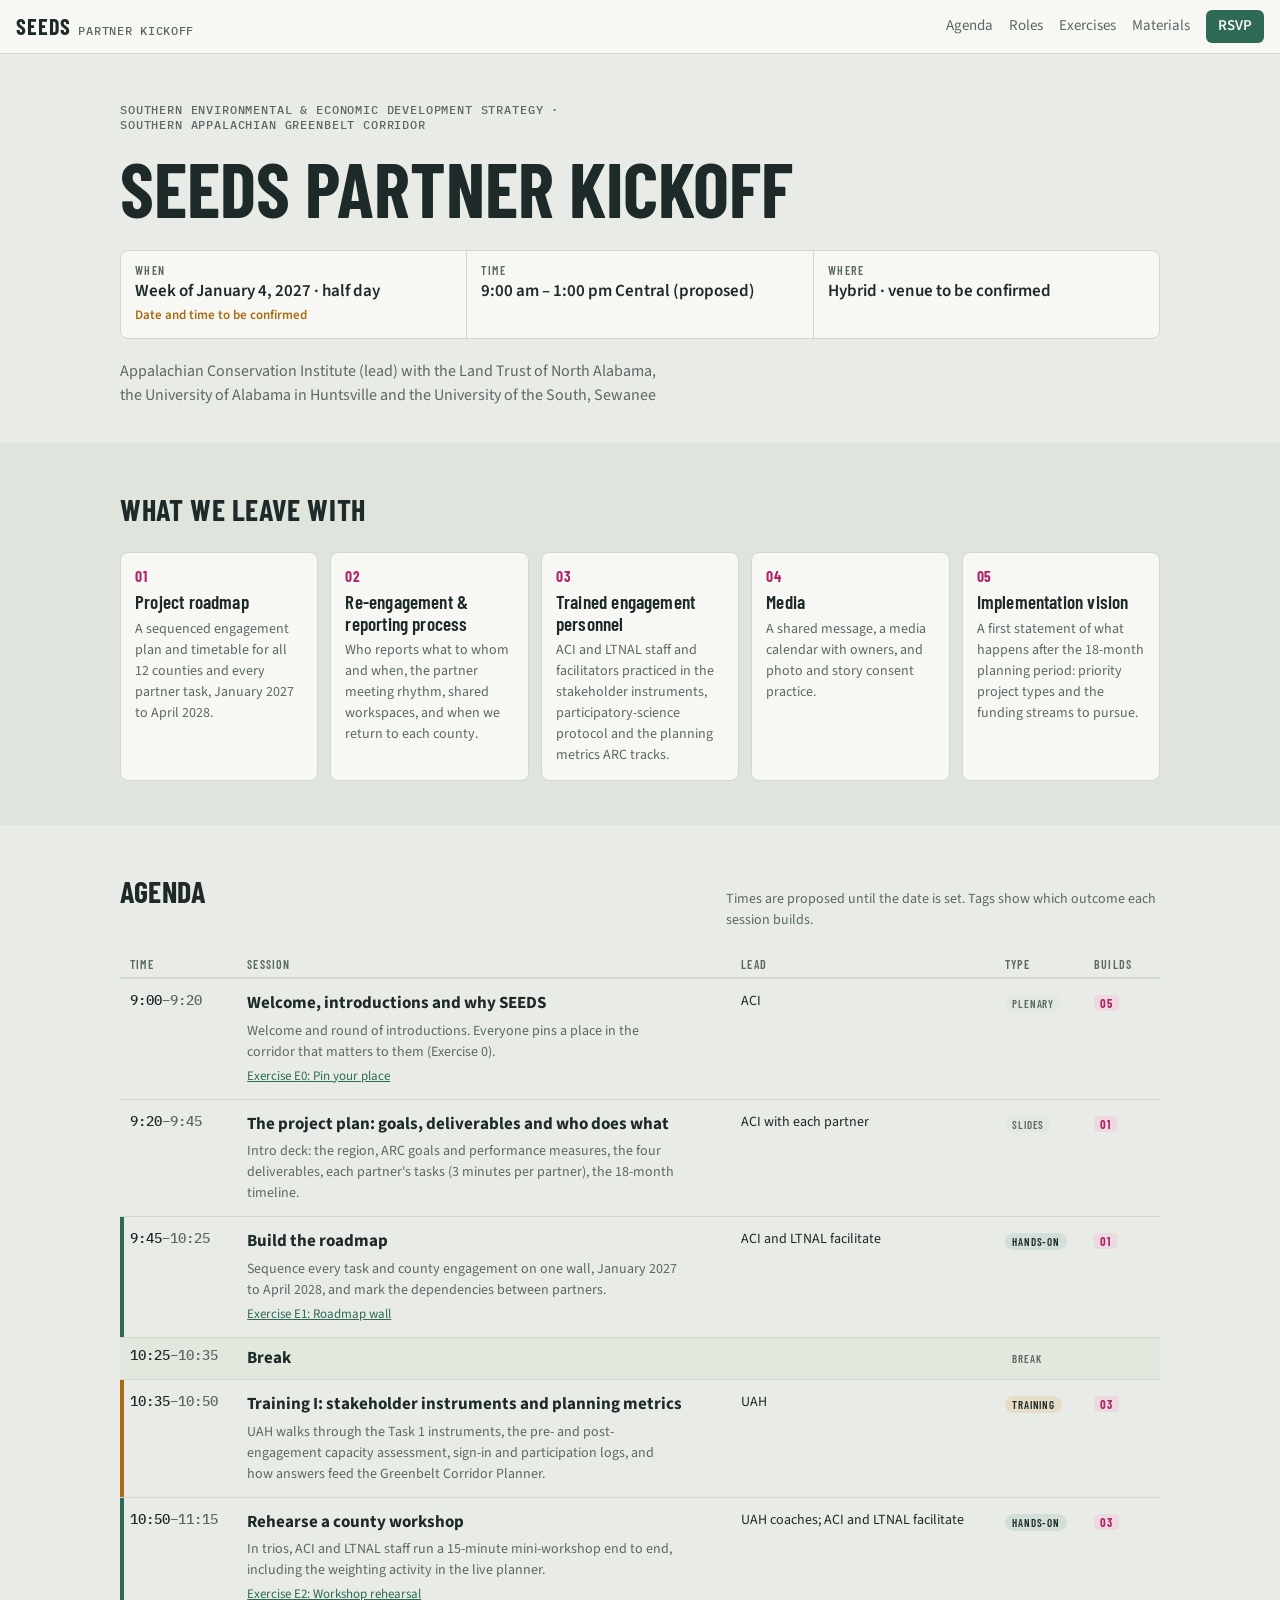
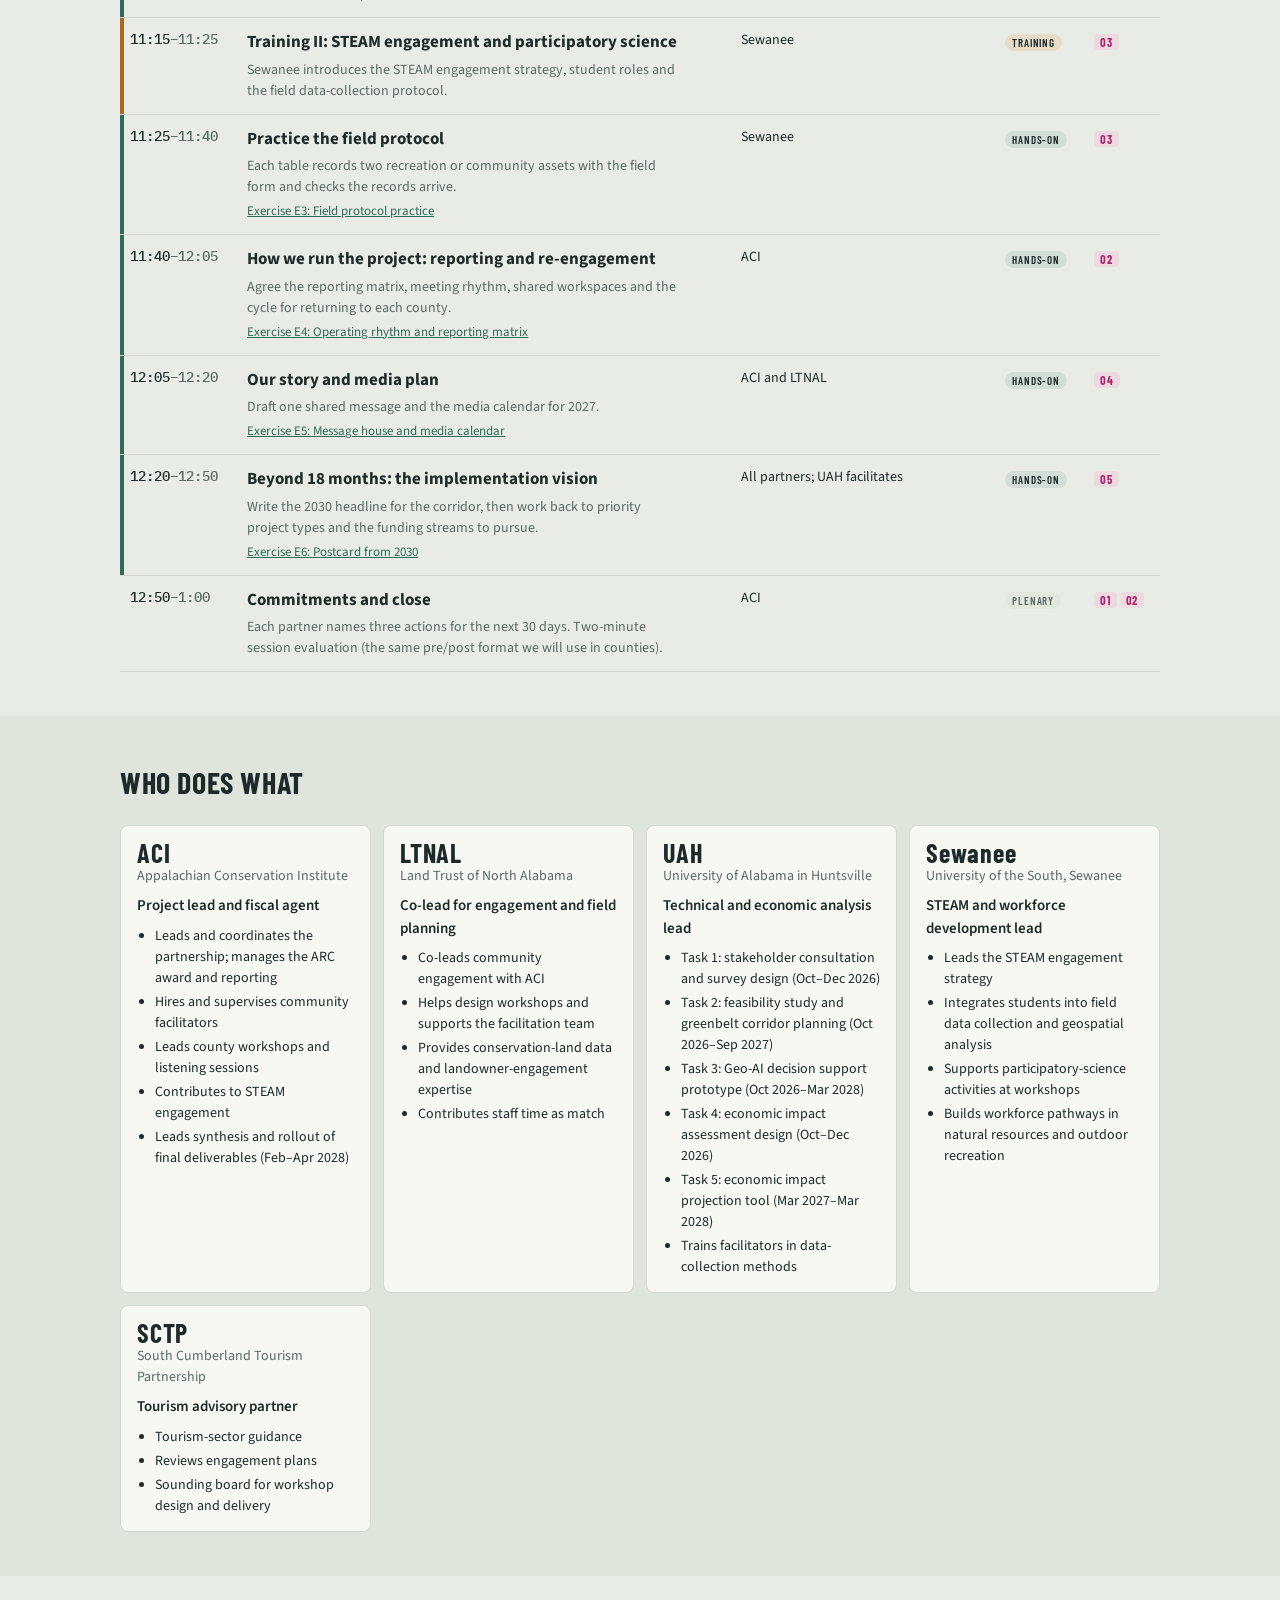
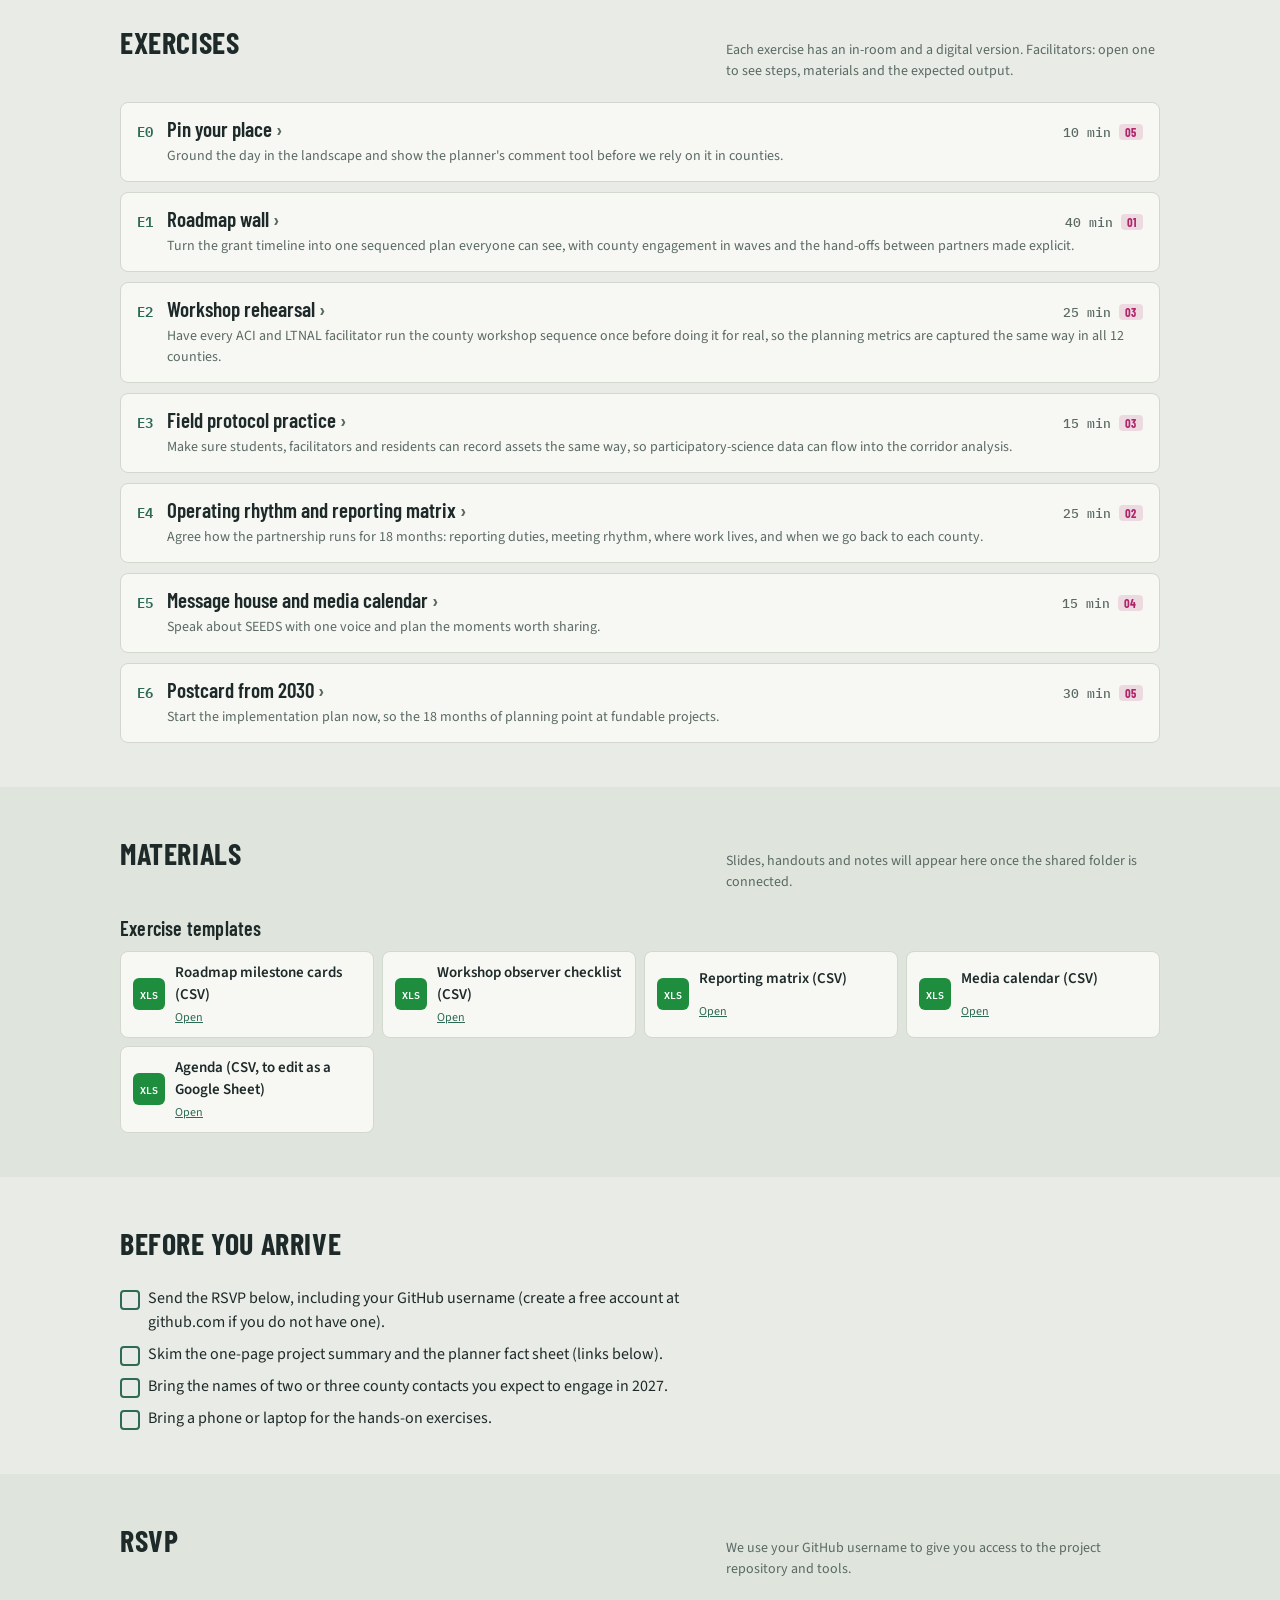
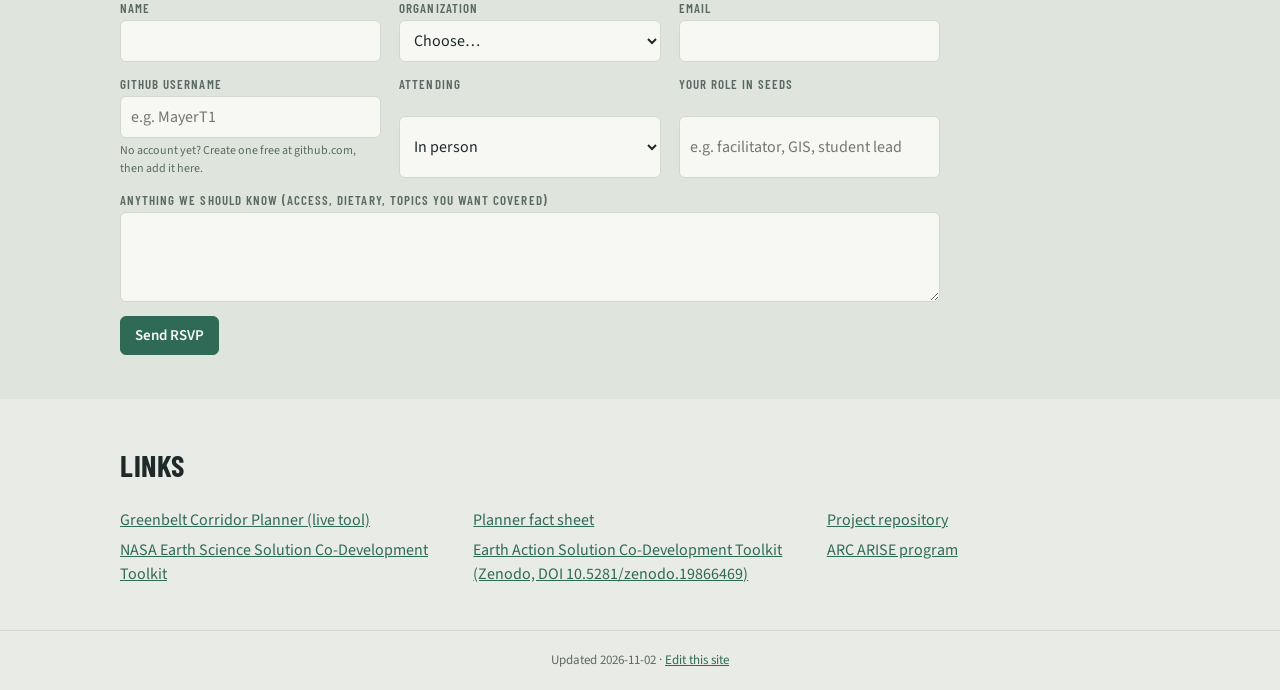
<file: Site/kickoff_site/index.html>
<!doctype html>
<html lang="en">
<head>
<meta charset="utf-8">
<meta name="viewport" content="width=device-width, initial-scale=1, viewport-fit=cover">
<title>SEEDS Partner Kickoff</title>
<meta name="description" content="Agenda, exercises, materials and RSVP for the SEEDS partner kickoff (ACI, LTNAL, UAH, Sewanee), week of January 4, 2027.">
<link rel="preconnect" href="https://fonts.googleapis.com">
<link rel="preconnect" href="https://fonts.gstatic.com" crossorigin>
<link rel="stylesheet" href="https://fonts.googleapis.com/css2?family=Barlow+Condensed:wght@500;600;700&family=IBM+Plex+Mono:wght@400;500&family=Source+Sans+3:wght@400;600&display=swap">
<link rel="stylesheet" href="kickoff.css?v=2">
</head>
<body>
<header class="top">
  <a class="brand" href="./"><b>SEEDS</b><span>Partner kickoff</span></a>
  <nav aria-label="Sections">
    <a href="#agenda">Agenda</a><a href="#roles">Roles</a><a href="#exercises">Exercises</a>
    <a href="#materials">Materials</a><a href="#rsvp" class="cta">RSVP</a>
  </nav>
</header>

<main>
  <section class="hero">
    <p class="kicker" id="ev-subtitle"></p>
    <h1 id="ev-title">SEEDS Partner Kickoff</h1>
    <dl class="facts">
      <div><dt>When</dt><dd id="ev-when"></dd><dd class="flag" id="ev-status"></dd></div>
      <div><dt>Time</dt><dd id="ev-time"></dd></div>
      <div><dt>Where</dt><dd id="ev-where"></dd><dd id="ev-join"></dd></div>
    </dl>
    <p class="hosts" id="ev-hosts"></p>
  </section>

  <section id="outcomes" class="band">
    <h2>What we leave with</h2>
    <ol class="outcomes" id="outcomes-list"></ol>
  </section>

  <section id="agenda">
    <div class="sec-head">
      <h2>Agenda</h2>
      <p class="note" id="agenda-note">Times are proposed until the date is set. Tags show which outcome each session builds.</p>
    </div>
    <div class="scroll"><table class="agenda" id="agenda-tbl"></table></div>
  </section>

  <section id="roles" class="band">
    <h2>Who does what</h2>
    <div class="roles" id="roles-grid"></div>
  </section>

  <section id="exercises">
    <div class="sec-head">
      <h2>Exercises</h2>
      <p class="note">Each exercise has an in-room and a digital version. Facilitators: open one to see steps, materials and the expected output.</p>
    </div>
    <div id="ex-list"></div>
  </section>

  <section id="materials" class="band">
    <div class="sec-head">
      <h2>Materials</h2>
      <p class="note" id="mat-note"></p>
    </div>
    <div id="mat-sections"></div>
  </section>

  <section id="prework">
    <h2>Before you arrive</h2>
    <ul class="checks" id="prework-list"></ul>
  </section>

  <section id="rsvp" class="band">
    <div class="sec-head">
      <h2>RSVP</h2>
      <p class="note">We use your GitHub username to give you access to the project repository and tools.</p>
    </div>
    <form id="rsvp-form" class="form" novalidate>
      <div class="f"><label for="r-name">Name</label><input id="r-name" name="name" required autocomplete="name"></div>
      <div class="f"><label for="r-org">Organization</label><select id="r-org" name="org" required></select></div>
      <div class="f"><label for="r-email">Email</label><input id="r-email" name="email" type="email" required autocomplete="email"></div>
      <div class="f"><label for="r-gh">GitHub username</label><input id="r-gh" name="github" placeholder="e.g. MayerT1" autocomplete="off" spellcheck="false">
        <small>No account yet? Create one free at github.com, then add it here.</small></div>
      <div class="f"><label for="r-mode">Attending</label><select id="r-mode" name="mode">
        <option>In person</option><option>Remote</option><option>Not able to attend</option></select></div>
      <div class="f"><label for="r-role">Your role in SEEDS</label><input id="r-role" name="role" placeholder="e.g. facilitator, GIS, student lead"></div>
      <div class="f wide"><label for="r-note">Anything we should know (access, dietary, topics you want covered)</label><textarea id="r-note" name="note" rows="3"></textarea></div>
      <div class="f wide row"><button class="btn primary" type="submit">Send RSVP</button><span id="rsvp-msg" class="msg" role="status"></span></div>
      <div class="f wide" id="rsvp-fallback" hidden></div>
    </form>
  </section>

  <section id="links">
    <h2>Links</h2>
    <ul class="links" id="links-list"></ul>
  </section>
</main>

<footer class="foot"><span id="foot-updated"></span> · <a href="https://github.com/MayerT1/ARC_ARISE_SEEDS/tree/main/Site/kickoff_site">Edit this site</a></footer>

<dialog id="viewer" aria-label="File preview">
  <div class="vbar"><b id="viewer-title"></b><a id="viewer-open" target="_blank" rel="noopener">Open in new tab</a><button class="btn" id="viewer-close" type="button">Close</button></div>
  <iframe id="viewer-frame" title="File preview" allow="autoplay; fullscreen"></iframe>
</dialog>

<script src="kickoff.js?v=2"></script>
</body>
</html>
</file>
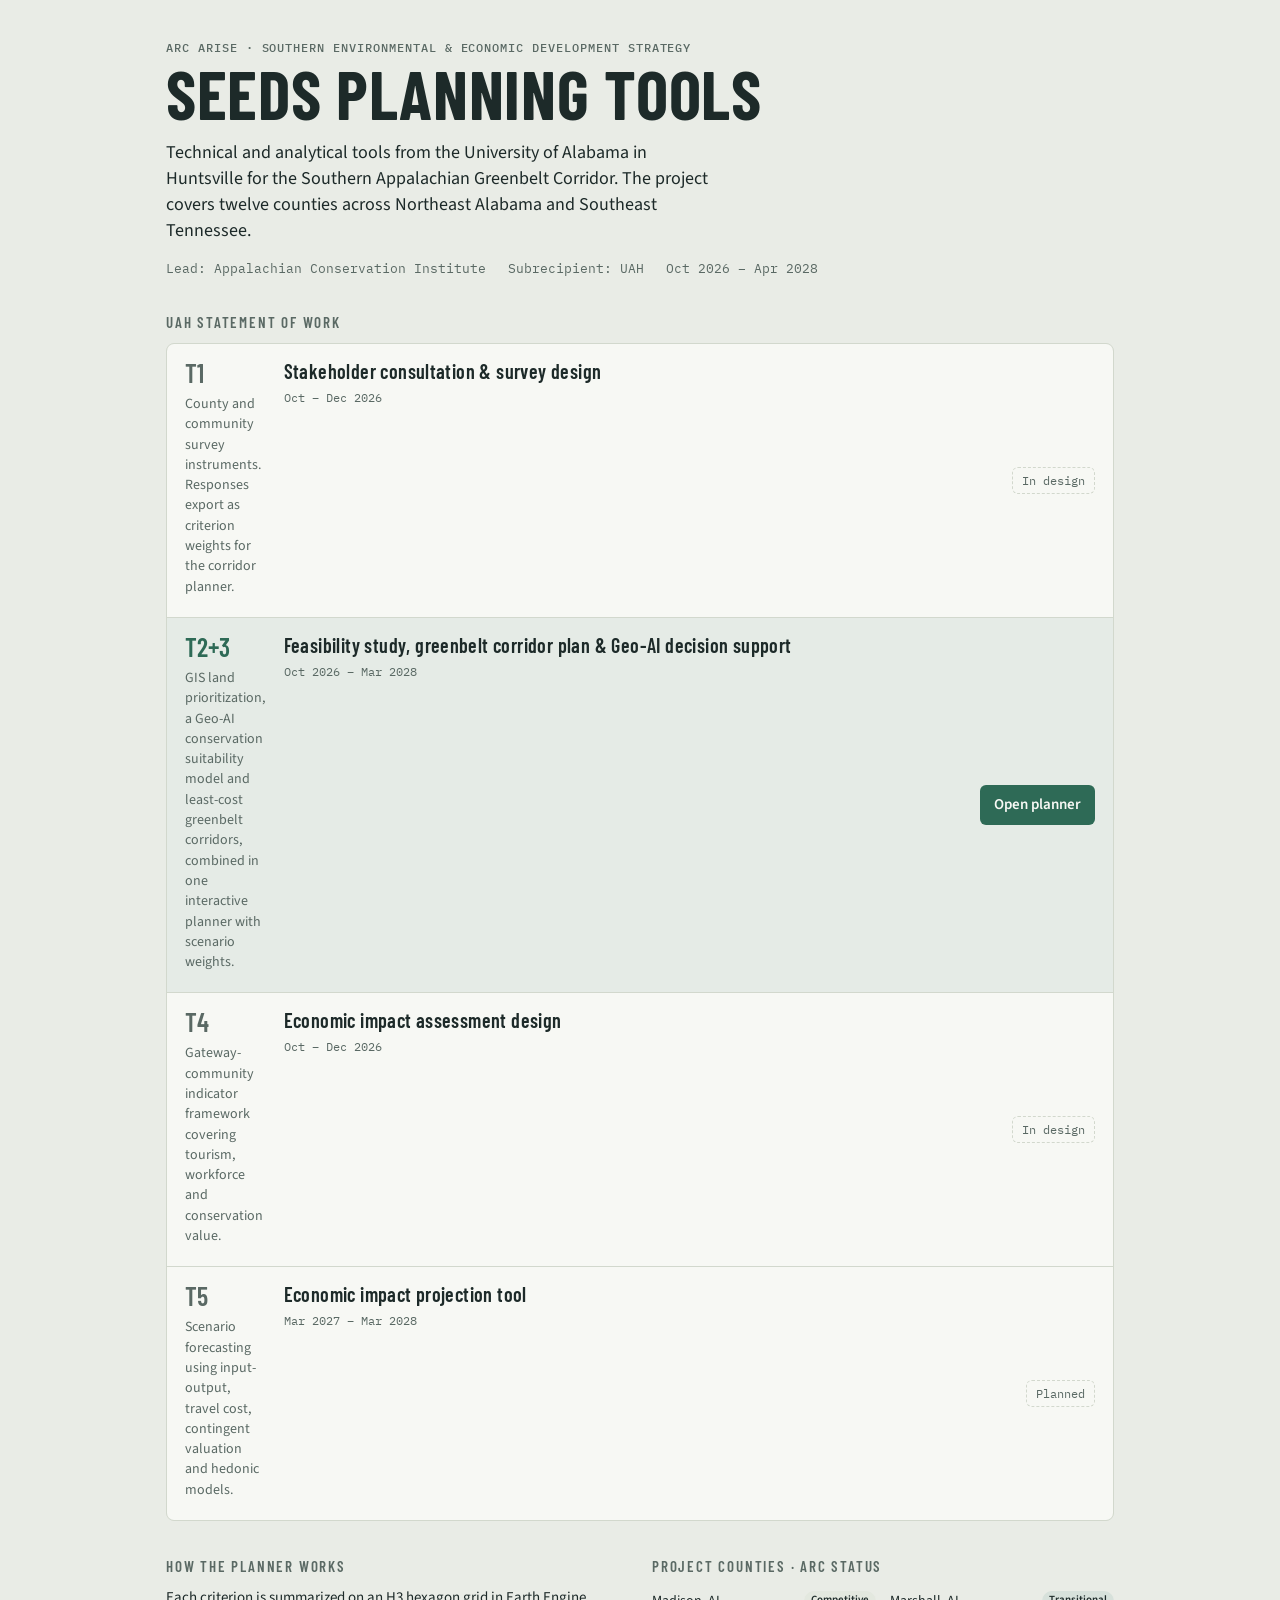
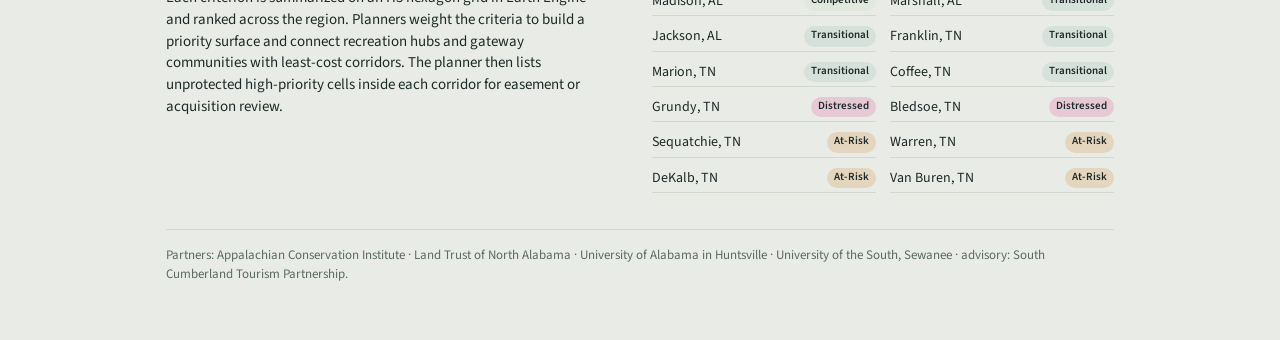
<file: Task 2 Multi-County Feasibility Study and Greenbelt Corridor Planning/ARC_ARISE_SEEDS/docs/index.html>
<!doctype html>
<html lang="en">
<head>
<meta charset="utf-8">
<meta name="viewport" content="width=device-width, initial-scale=1, viewport-fit=cover">
<title>SEEDS Planning Tools</title>
<meta name="description" content="UAH technical tools for the Southern Environmental & Economic Development Strategy (SEEDS), an ARC ARISE planning project across 12 counties in NE Alabama and SE Tennessee.">
<link rel="preconnect" href="https://fonts.googleapis.com">
<link rel="preconnect" href="https://fonts.gstatic.com" crossorigin>
<link rel="stylesheet" href="https://fonts.googleapis.com/css2?family=Barlow+Condensed:wght@500;600;700&family=IBM+Plex+Mono:wght@400;500&family=Source+Sans+3:wght@400;600&display=swap">
<link rel="stylesheet" href="assets/app.css">
<style>
  body { overflow-y: auto; }
  .wrap { max-width: 980px; margin: 0 auto; padding-inline: 16px; padding-block: 40px 56px; display: grid; gap: 36px; }
  .kicker { font: 500 12px var(--f-mono); letter-spacing: .08em; color: var(--muted); text-transform: uppercase; margin: 0; }
  h1 { font: 700 clamp(40px, 7vw, 68px)/.95 var(--f-display); text-transform: uppercase; letter-spacing: .01em; margin: 6px 0 14px; text-wrap: balance; }
  .lede { font-size: 18px; max-width: 62ch; margin: 0; }
  .meta { display: flex; flex-wrap: wrap; gap: 6px 22px; font: 13px var(--f-mono); color: var(--muted); margin-top: 16px; }
  h2 { font: 600 15px var(--f-display); letter-spacing: .12em; text-transform: uppercase; color: var(--muted); margin: 0 0 12px; }
  .tasks { display: grid; gap: 1px; background: var(--rule); border: 1px solid var(--rule); border-radius: 8px; overflow: hidden; }
  .task { background: var(--panel); padding: 16px 18px; display: grid; grid-template-columns: 5.5em 1fr auto; gap: 4px 16px; align-items: start; }
  .task .id { font: 600 26px/1 var(--f-display); color: var(--muted); }
  .task h3 { margin: 0; font: 600 20px/1.15 var(--f-display); letter-spacing: .02em; }
  .task p { margin: 4px 0 0; color: var(--muted); font-size: 14px; max-width: 64ch; }
  .task .when { font: 12px var(--f-mono); color: var(--muted); grid-column: 2; }
  .task .go { grid-row: 1 / span 3; grid-column: 3; align-self: center; }
  .task.live { background: color-mix(in srgb, var(--forest) 9%, var(--panel)); }
  .task.live .id { color: var(--forest); }
  .cta { display: inline-block; text-decoration: none; padding: 9px 14px; border-radius: 6px; font-weight: 600;
    background: var(--forest); color: var(--panel); white-space: nowrap; }
  .soon { font: 12px var(--f-mono); color: var(--muted); border: 1px dashed var(--rule); padding: 5px 9px; border-radius: 6px; white-space: nowrap; }
  .cols { display: grid; grid-template-columns: repeat(auto-fit, minmax(260px, 1fr)); gap: 24px; }
  .cols p { margin: 0; max-width: 62ch; }
  .ctys { display: grid; grid-template-columns: repeat(auto-fill, minmax(150px, 1fr)); gap: 6px 14px; font-size: 14px; margin: 0; padding: 0; list-style: none; }
  .ctys li { display: flex; justify-content: space-between; gap: 6px; border-bottom: 1px solid var(--rule); padding: 4px 0; }
  footer { font-size: 13px; color: var(--muted); border-top: 1px solid var(--rule); padding-top: 16px; }
  @media (max-width: 620px) {
    .task { grid-template-columns: 1fr; }
    .task .when, .task .go { grid-column: 1; grid-row: auto; justify-self: start; }
  }
</style>
</head>
<body>
<div class="wrap">
  <header>
    <p class="kicker">ARC ARISE · Southern Environmental &amp; Economic Development Strategy</p>
    <h1>SEEDS Planning Tools</h1>
    <p class="lede">Technical and analytical tools from the University of Alabama in Huntsville for the Southern Appalachian Greenbelt Corridor. The project covers twelve counties across Northeast Alabama and Southeast Tennessee.</p>
    <div class="meta"><span>Lead: Appalachian Conservation Institute</span><span>Subrecipient: UAH</span><span>Oct 2026 – Apr 2028</span></div>
  </header>

  <section>
    <h2>UAH statement of work</h2>
    <div class="tasks">
      <div class="task">
        <span class="id">T1</span><h3>Stakeholder consultation &amp; survey design</h3>
        <p>County and community survey instruments. Responses export as criterion weights for the corridor planner.</p>
        <span class="when">Oct – Dec 2026</span><span class="go"><span class="soon">In design</span></span>
      </div>
      <div class="task live">
        <span class="id">T2+3</span><h3>Feasibility study, greenbelt corridor plan &amp; Geo-AI decision support</h3>
        <p>GIS land prioritization, a Geo-AI conservation suitability model and least-cost greenbelt corridors, combined in one interactive planner with scenario weights.</p>
        <span class="when">Oct 2026 – Mar 2028</span><span class="go"><a class="cta" href="tool/">Open planner</a></span>
      </div>
      <div class="task">
        <span class="id">T4</span><h3>Economic impact assessment design</h3>
        <p>Gateway-community indicator framework covering tourism, workforce and conservation value.</p>
        <span class="when">Oct – Dec 2026</span><span class="go"><span class="soon">In design</span></span>
      </div>
      <div class="task">
        <span class="id">T5</span><h3>Economic impact projection tool</h3>
        <p>Scenario forecasting using input-output, travel cost, contingent valuation and hedonic models.</p>
        <span class="when">Mar 2027 – Mar 2028</span><span class="go"><span class="soon">Planned</span></span>
      </div>
    </div>
  </section>

  <section class="cols">
    <div>
      <h2>How the planner works</h2>
      <p>Each criterion is summarized on an H3 hexagon grid in Earth Engine and ranked across the region. Planners weight the criteria to build a priority surface and connect recreation hubs and gateway communities with least-cost corridors. The planner then lists unprotected high-priority cells inside each corridor for easement or acquisition review.</p>
    </div>
    <div>
      <h2>Project counties · ARC status</h2>
      <ul class="ctys">
        <li>Madison, AL<span class="pill Competitive">Competitive</span></li>
        <li>Marshall, AL<span class="pill Transitional">Transitional</span></li>
        <li>Jackson, AL<span class="pill Transitional">Transitional</span></li>
        <li>Franklin, TN<span class="pill Transitional">Transitional</span></li>
        <li>Marion, TN<span class="pill Transitional">Transitional</span></li>
        <li>Coffee, TN<span class="pill Transitional">Transitional</span></li>
        <li>Grundy, TN<span class="pill Distressed">Distressed</span></li>
        <li>Bledsoe, TN<span class="pill Distressed">Distressed</span></li>
        <li>Sequatchie, TN<span class="pill At-Risk">At-Risk</span></li>
        <li>Warren, TN<span class="pill At-Risk">At-Risk</span></li>
        <li>DeKalb, TN<span class="pill At-Risk">At-Risk</span></li>
        <li>Van Buren, TN<span class="pill At-Risk">At-Risk</span></li>
      </ul>
    </div>
  </section>

  <footer>Partners: Appalachian Conservation Institute · Land Trust of North Alabama · University of Alabama in Huntsville · University of the South, Sewanee · advisory: South Cumberland Tourism Partnership.</footer>
</div>
</body>
</html>
</file>
<file: Site/kickoff_site/kickoff.css>
/* Layout: single reading column (max 1040px) with full-bleed tinted bands alternating with plain sections; sticky top nav.
   Same palette and type as the Greenbelt Corridor Planner so the two read as one project. */
:root {
  --bg: #e9ece6;
  --panel: #f7f8f4;
  --ink: #1d2a29;
  --muted: #5a6964;
  --rule: #d2d8cd;
  --forest: #2e6a56;
  --ochre: #a86b12;
  --accent: #b0246a;
  --chip: #e3e8df;
  --band: #dfe5dc;
  --f-display: "Barlow Condensed", "Arial Narrow", "Roboto Condensed", sans-serif;
  --f-body: "Source Sans 3", "Segoe UI", system-ui, sans-serif;
  --f-mono: "IBM Plex Mono", ui-monospace, "SFMono-Regular", Menlo, monospace;
}
@media (prefers-color-scheme: dark) {
  :root:not([data-theme="light"]) {
    --bg: #111715; --panel: #18201d; --ink: #e3e9e2; --muted: #9aa8a1; --rule: #2b3632;
    --forest: #70b79a; --ochre: #e0a54a; --accent: #ea5aa1; --chip: #222c29; --band: #151c1a; color-scheme: dark;
  }
}
:root[data-theme="dark"] {
  --bg: #111715; --panel: #18201d; --ink: #e3e9e2; --muted: #9aa8a1; --rule: #2b3632;
  --forest: #70b79a; --ochre: #e0a54a; --accent: #ea5aa1; --chip: #222c29; --band: #151c1a; color-scheme: dark;
}

* { box-sizing: border-box; }
[hidden] { display: none !important; }
html { scroll-behavior: smooth; scroll-padding-top: 64px; }
@media (prefers-reduced-motion: reduce) { html { scroll-behavior: auto; } }
body { margin: 0; background: var(--bg); color: var(--ink); font: 16px/1.5 var(--f-body); }
a { color: var(--forest); }
:focus-visible { outline: 2px solid var(--accent); outline-offset: 2px; }
h1, h2, h3 { font-family: var(--f-display); text-wrap: balance; margin: 0; }
h2 { font-size: 30px; font-weight: 700; text-transform: uppercase; letter-spacing: .02em; }
h3 { font-size: 20px; font-weight: 600; letter-spacing: .01em; }

.top {
  position: sticky; top: env(safe-area-inset-top, 0px); z-index: 10; display: flex; align-items: center; gap: 16px; flex-wrap: wrap;
  padding: 10px 16px; background: var(--panel); border-bottom: 1px solid var(--rule);
}
.brand { display: flex; align-items: baseline; gap: 8px; text-decoration: none; color: var(--ink); }
.brand b { font: 700 22px/1 var(--f-display); letter-spacing: .04em; }
.brand span { font: 500 12px var(--f-mono); color: var(--muted); text-transform: uppercase; letter-spacing: .06em; }
.top nav { margin-left: auto; display: flex; gap: 4px 16px; flex-wrap: wrap; align-items: center; font-size: 15px; }
.top nav a { color: var(--muted); text-decoration: none; }
.top nav a:hover { color: var(--ink); }
.top nav a.cta { background: var(--forest); color: var(--panel); padding: 5px 12px; border-radius: 6px; font-weight: 600; }

main > section { padding-inline: max(16px, calc((100% - 1040px) / 2)); padding-block: 44px; display: grid; gap: 20px; }
main > section.band { background: var(--band); }
main > section > * { min-width: 0; }
.sec-head { display: flex; flex-wrap: wrap; align-items: baseline; justify-content: space-between; gap: 6px 20px; }
.note { margin: 0; color: var(--muted); font-size: 14px; max-width: 62ch; }

/* hero */
.hero { padding-block: 48px 36px !important; }
.kicker { margin: 0; font: 500 12px var(--f-mono); letter-spacing: .07em; text-transform: uppercase; color: var(--muted); max-width: 70ch; }
.hero h1 { font-size: clamp(42px, 7vw, 76px); line-height: .95; font-weight: 700; text-transform: uppercase; }
.facts { display: grid; grid-template-columns: repeat(auto-fit, minmax(220px, 1fr)); gap: 1px; margin: 6px 0 0; background: var(--rule);
  border: 1px solid var(--rule); border-radius: 8px; overflow: hidden; }
.facts > div { background: var(--panel); padding: 12px 14px; display: grid; gap: 2px; align-content: start; }
.facts dt { font: 600 12px var(--f-display); letter-spacing: .12em; text-transform: uppercase; color: var(--muted); }
.facts dd { margin: 0; font-size: 17px; font-weight: 600; }
.facts dd.flag { font-size: 13px; font-weight: 600; color: var(--ochre); }
.facts dd a { font-size: 14px; font-weight: 400; }
.hosts { margin: 0; color: var(--muted); max-width: 70ch; }

/* outcomes */
.outcomes { list-style: none; margin: 0; padding: 0; display: grid; grid-template-columns: repeat(auto-fit, minmax(190px, 1fr)); gap: 12px; }
.outcomes li { background: var(--panel); border: 1px solid var(--rule); border-radius: 8px; padding: 14px; display: grid; gap: 6px; align-content: start; }
.outcomes .oid { font: 700 15px var(--f-display); letter-spacing: .06em; color: var(--accent); }
.outcomes b { font: 600 19px/1.15 var(--f-display); letter-spacing: .01em; }
.outcomes p { margin: 0; font-size: 14px; color: var(--muted); }
.tag { display: inline-block; font: 700 12px var(--f-display); letter-spacing: .06em; padding: 1px 6px; border-radius: 4px; background: color-mix(in srgb, var(--accent) 14%, var(--panel)); color: var(--accent); white-space: nowrap; }

/* agenda */
.scroll { overflow-x: auto; }
.agenda { width: 100%; border-collapse: collapse; min-width: 640px; }
.agenda th { text-align: left; font: 600 12px var(--f-display); letter-spacing: .1em; text-transform: uppercase; color: var(--muted);
  padding: 6px 10px; border-bottom: 2px solid var(--rule); white-space: nowrap; }
.agenda td { padding: 12px 10px; border-bottom: 1px solid var(--rule); vertical-align: top; }
.agenda .t { font: 500 14px var(--f-mono); font-variant-numeric: tabular-nums; white-space: nowrap; color: var(--muted); }
.agenda .t b { color: var(--ink); font-weight: 500; }
.agenda .s b { font-size: 17px; }
.agenda .s p { margin: 4px 0 0; font-size: 14px; color: var(--muted); max-width: 62ch; }
.agenda .s a { font-size: 13px; }
.agenda .who { font-size: 14px; white-space: nowrap; }
.agenda tr.k-Break td { background: var(--chip); padding-block: 8px; }
.agenda tr.k-Training td:first-child { box-shadow: inset 4px 0 0 var(--ochre); }
.agenda tr.k-Hands-on td:first-child { box-shadow: inset 4px 0 0 var(--forest); }
.fmt { display: inline-block; font: 600 11px var(--f-display); letter-spacing: .08em; text-transform: uppercase; padding: 2px 7px;
  border-radius: 99px; background: var(--chip); color: var(--muted); white-space: nowrap; }
.fmt.Training { background: color-mix(in srgb, var(--ochre) 20%, var(--panel)); color: var(--ink); }
.fmt.Hands-on { background: color-mix(in srgb, var(--forest) 18%, var(--panel)); color: var(--ink); }

/* roles */
.roles { display: grid; grid-template-columns: repeat(auto-fit, minmax(230px, 1fr)); gap: 12px; }
.role { background: var(--panel); border: 1px solid var(--rule); border-radius: 8px; padding: 14px 16px; display: grid; gap: 8px; align-content: start; }
.role .ab { font: 700 26px/1 var(--f-display); letter-spacing: .03em; }
.role .nm { font-size: 14px; color: var(--muted); }
.role .rl { font-weight: 600; font-size: 15px; }
.role ul { margin: 0; padding-left: 18px; font-size: 14px; display: grid; gap: 3px; }

/* exercises */
#ex-list { display: grid; gap: 10px; }
details.ex { background: var(--panel); border: 1px solid var(--rule); border-radius: 8px; }
details.ex > summary { list-style: none; cursor: pointer; padding: 14px 16px; display: grid; grid-template-columns: auto 1fr auto; gap: 4px 14px; align-items: baseline; }
details.ex > summary::-webkit-details-marker { display: none; }
.ex .eid { font: 600 14px var(--f-mono); color: var(--forest); }
.ex .et { font: 600 21px/1.15 var(--f-display); }
.ex .em { font: 500 13px var(--f-mono); color: var(--muted); white-space: nowrap; }
.ex .ep { grid-column: 2 / -1; margin: 0; color: var(--muted); font-size: 14px; }
.ex .body { padding: 0 16px 16px; display: grid; grid-template-columns: repeat(auto-fit, minmax(260px, 1fr)); gap: 16px 28px; border-top: 1px solid var(--rule); padding-top: 14px; margin: 0 0 0; }
.ex .body h4 { margin: 0 0 4px; font: 600 12px var(--f-display); letter-spacing: .12em; text-transform: uppercase; color: var(--muted); }
.ex .body ol, .ex .body ul { margin: 0; padding-left: 20px; display: grid; gap: 4px; font-size: 15px; }
.ex .body p { margin: 0; font-size: 15px; }
.ex .steps { grid-row: span 3; }
details.ex[open] > summary .chev { transform: rotate(90deg); }
.chev { display: inline-block; transition: transform .15s; color: var(--muted); }

/* materials */
#mat-sections { display: grid; gap: 22px; }
.mat h3 { margin-bottom: 8px; display: flex; gap: 10px; align-items: baseline; flex-wrap: wrap; }
.mat h3 a { font: 400 13px var(--f-body); }
.files { display: grid; grid-template-columns: repeat(auto-fill, minmax(250px, 1fr)); gap: 8px; }
.file { background: var(--panel); border: 1px solid var(--rule); border-radius: 8px; padding: 10px 12px; display: grid;
  grid-template-columns: 32px 1fr; gap: 2px 10px; align-items: center; min-width: 0; }
.file .ic { grid-row: span 2; width: 32px; height: 32px; border-radius: 6px; display: grid; place-items: center;
  font: 600 10px var(--f-mono); color: #fff; background: var(--muted); text-transform: uppercase; }
.file .ic.pdf { background: #b3261e; } .file .ic.slides { background: #c77c02; } .file .ic.doc { background: #2a62c9; }
.file .ic.sheet { background: #1e8e3e; } .file .ic.img { background: #7b4fb0; } .file .ic.video { background: #5a3d2b; } .file .ic.folder { background: var(--forest); }
.file .fn { font-weight: 600; font-size: 15px; overflow-wrap: anywhere; min-width: 0; }
.file .fm { font-size: 12px; color: var(--muted); display: flex; gap: 10px; flex-wrap: wrap; }
.file .fm button, .file .fm a { font: inherit; color: var(--forest); background: none; border: 0; padding: 0; cursor: pointer; text-decoration: underline; }
.embed { width: 100%; height: 420px; border: 1px solid var(--rule); border-radius: 8px; background: var(--panel); }
.empty { color: var(--muted); font-size: 14px; margin: 0; }

/* lists */
.checks { margin: 0; padding: 0; list-style: none; display: grid; gap: 8px; max-width: 70ch; }
.checks li { padding-left: 28px; position: relative; }
.checks li::before { content: ""; position: absolute; left: 0; top: 4px; width: 16px; height: 16px; border: 2px solid var(--forest); border-radius: 4px; }
.links { margin: 0; padding: 0; list-style: none; display: grid; grid-template-columns: repeat(auto-fit, minmax(280px, 1fr)); gap: 6px 20px; }

/* form */
.form { display: grid; grid-template-columns: repeat(auto-fit, minmax(240px, 1fr)); gap: 14px 18px; max-width: 820px; }
.f { display: grid; gap: 4px; min-width: 0; }
.f.wide { grid-column: 1 / -1; }
.f.row { display: flex; gap: 12px; align-items: center; flex-wrap: wrap; }
.f label { font: 600 13px var(--f-display); letter-spacing: .08em; text-transform: uppercase; color: var(--muted); }
.f small { color: var(--muted); font-size: 12px; }
input, select, textarea { font: inherit; color: var(--ink); background: var(--panel); border: 1px solid var(--rule); border-radius: 6px; padding: 8px 10px; width: 100%; }
.btn { font: 600 15px var(--f-body); border: 1px solid var(--rule); background: var(--chip); color: var(--ink); border-radius: 6px; padding: 8px 14px; cursor: pointer; }
.btn.primary { background: var(--forest); border-color: var(--forest); color: var(--panel); }
.msg { font-size: 14px; color: var(--muted); }
#rsvp-fallback textarea { font: 13px var(--f-mono); }

.foot { padding: 20px 16px; text-align: center; font-size: 13px; color: var(--muted); border-top: 1px solid var(--rule); }

dialog#viewer { width: min(1100px, 96vw); height: min(800px, 90vh); padding: 0; border: 1px solid var(--rule); border-radius: 10px;
  background: var(--panel); color: var(--ink); }
dialog#viewer::backdrop { background: rgb(0 0 0 / .5); }
dialog#viewer[open] { display: grid; grid-template-rows: auto 1fr; }
.vbar { display: flex; gap: 14px; align-items: center; padding: 8px 12px; border-bottom: 1px solid var(--rule); }
.vbar b { flex: 1; min-width: 0; overflow: hidden; text-overflow: ellipsis; white-space: nowrap; }
#viewer-frame { width: 100%; height: 100%; border: 0; background: #fff; }

@media (max-width: 640px) {
  h2 { font-size: 26px; }
  .top nav { gap: 4px 12px; font-size: 14px; }
  details.ex > summary { grid-template-columns: auto 1fr; }
  .ex .em { grid-column: 2; }
}

@media print {
  .top, #rsvp, .foot, #materials .embed { display: none; }
  main > section.band { background: none; }
  details.ex { break-inside: avoid; }
  details.ex > .body { display: grid !important; }
}
</file>
<file: Task 2 Multi-County Feasibility Study and Greenbelt Corridor Planning/ARC_ARISE_SEEDS/docs/assets/app.css>
/* Layout: one-screen planner — control panel (tabs) beside a full-bleed map; stacks map-over-panel on phones.
   Look: park-signage condensed caps over a cool lichen-grey ground; magenta = proposed corridor (planning-map convention). */
:root {
  --bg: #e9ece6;
  --panel: #f7f8f4;
  --ink: #1d2a29;
  --muted: #5a6964;
  --rule: #d2d8cd;
  --forest: #2e6a56;
  --ochre: #a86b12;
  --accent: #b0246a;
  --chip: #e3e8df;
  --shadow: 0 1px 2px rgb(20 30 28 / .08), 0 6px 18px rgb(20 30 28 / .08);
  --f-display: "Barlow Condensed", "Arial Narrow", "Roboto Condensed", sans-serif;
  --f-body: "Source Sans 3", "Segoe UI", system-ui, sans-serif;
  --f-mono: "IBM Plex Mono", ui-monospace, "SFMono-Regular", Menlo, monospace;
}
@media (prefers-color-scheme: dark) {
  :root:not([data-theme="light"]) {
    --bg: #111715; --panel: #18201d; --ink: #e3e9e2; --muted: #9aa8a1; --rule: #2b3632;
    --forest: #70b79a; --ochre: #e0a54a; --accent: #ea5aa1; --chip: #222c29;
    --shadow: 0 1px 2px rgb(0 0 0 / .4), 0 6px 18px rgb(0 0 0 / .35); color-scheme: dark;
  }
}
:root[data-theme="dark"] {
  --bg: #111715; --panel: #18201d; --ink: #e3e9e2; --muted: #9aa8a1; --rule: #2b3632;
  --forest: #70b79a; --ochre: #e0a54a; --accent: #ea5aa1; --chip: #222c29;
  --shadow: 0 1px 2px rgb(0 0 0 / .4), 0 6px 18px rgb(0 0 0 / .35); color-scheme: dark;
}

html, body { height: 100%; }
body { background: var(--bg); color: var(--ink); font: 15px/1.45 var(--f-body); margin: 0; }
* { box-sizing: border-box; }
[hidden] { display: none !important; }
button, input, select { font: inherit; color: inherit; }
:focus-visible { outline: 2px solid var(--accent); outline-offset: 2px; }

.app { height: 100%; display: grid; grid-template-rows: auto auto 1fr; }
.bar {
  display: flex; align-items: center; gap: 16px; flex-wrap: wrap;
  padding: 10px 16px; border-bottom: 1px solid var(--rule); background: var(--panel);
}
.brand { display: flex; align-items: baseline; gap: 10px; min-width: 0; }
.brand b { font: 700 22px/1 var(--f-display); letter-spacing: .02em; text-transform: uppercase; }
.brand span { font: 500 12px var(--f-mono); color: var(--muted); letter-spacing: .04em; }
.bar nav { margin-left: auto; display: flex; gap: 14px; font-size: 14px; }
.bar nav a { color: var(--muted); text-decoration: none; }
.bar nav a:hover { color: var(--ink); text-decoration: underline; }
.banner {
  padding: 8px 16px; font-size: 13px; background: color-mix(in srgb, var(--ochre) 16%, var(--panel));
  border-bottom: 1px solid var(--rule);
}
.banner code { font-family: var(--f-mono); font-size: 12px; }

.shell { display: grid; grid-template-columns: minmax(320px, 380px) 1fr; min-height: 0; }
.panel { background: var(--panel); border-right: 1px solid var(--rule); overflow-y: auto; min-width: 0; }
.mapwrap { position: relative; min-height: 0; }
#map { position: absolute; inset: 0; background: var(--bg); }
@media (max-width: 820px) {
  .app { height: auto; }
  .shell { grid-template-columns: 1fr; }
  .mapwrap { height: 62vh; order: -1; }
  .panel { border-right: 0; border-top: 1px solid var(--rule); overflow: visible; }
}

/* tabs */
.tabs { display: flex; position: sticky; top: 0; z-index: 2; background: var(--panel); border-bottom: 1px solid var(--rule); }
.tabs button {
  flex: 1; border: 0; background: none; padding: 11px 4px 9px; cursor: pointer;
  font: 600 14px var(--f-display); letter-spacing: .08em; text-transform: uppercase; color: var(--muted);
  border-bottom: 3px solid transparent;
}
.tabs button[aria-selected="true"] { color: var(--ink); border-bottom-color: var(--forest); }
.tabpane { padding: 14px 16px 24px; display: grid; gap: 18px; }

.sec { display: grid; gap: 8px; }
.sec > h3, .grp > h4 {
  margin: 0; font: 600 13px var(--f-display); letter-spacing: .1em; text-transform: uppercase; color: var(--muted);
}
.grp { display: grid; gap: 6px; }
.grp > h4 { font-size: 12px; color: var(--forest); }
.row { display: flex; gap: 8px; align-items: center; flex-wrap: wrap; }
.row > * { min-width: 0; }
.hint { font-size: 13px; color: var(--muted); margin: 0; }
select, .btn, input[type="number"] {
  border: 1px solid var(--rule); background: var(--panel); border-radius: 6px; padding: 6px 9px; font-size: 14px;
}
select { flex: 1; }
.btn { cursor: pointer; background: var(--chip); }
.btn:hover { border-color: var(--muted); }
.btn.primary { background: var(--forest); color: var(--panel); border-color: var(--forest); }
.seg { display: flex; border: 1px solid var(--rule); border-radius: 6px; overflow: hidden; }
.seg button { flex: 1; border: 0; padding: 7px 8px; background: none; cursor: pointer; font-size: 14px; }
.seg button[aria-pressed="true"] { background: var(--ink); color: var(--panel); }

/* weight sliders */
.wt { display: grid; grid-template-columns: 1fr auto; gap: 2px 8px; align-items: center; }
.wt label { font-size: 14px; display: flex; gap: 6px; align-items: center; min-width: 0; }
.wt label .eye {
  border: 0; background: none; padding: 0 2px; cursor: pointer; color: var(--muted); font-size: 12px;
  font-family: var(--f-mono);
}
.wt label .eye[aria-pressed="true"] { color: var(--accent); }
.wt output { font: 500 13px var(--f-mono); font-variant-numeric: tabular-nums; min-width: 3.5ch; text-align: right; }
.wt output.neg { color: var(--ochre); }
.wt output.pos { color: var(--forest); }
.wt output.zero { color: var(--muted); }
.wt input[type="range"] { grid-column: 1 / -1; width: 100%; accent-color: var(--forest); margin: 0; }
.wt.is-neg input[type="range"] { accent-color: var(--ochre); }

.chk { display: flex; gap: 8px; align-items: center; font-size: 14px; }
.hubs { display: grid; grid-template-columns: 1fr 1fr; gap: 2px 10px; max-height: 220px; overflow-y: auto;
  border: 1px solid var(--rule); border-radius: 6px; padding: 8px; }
.hubs .chk { font-size: 13px; }
.hubs h5 { grid-column: 1 / -1; margin: 4px 0 2px; font: 600 12px var(--f-display); letter-spacing: .1em;
  text-transform: uppercase; color: var(--muted); display: flex; gap: 8px; align-items: center; }
.hubs h5 button { border: 0; background: none; color: var(--forest); cursor: pointer; font-size: 12px; padding: 0; }
.param { display: grid; grid-template-columns: 1fr auto; gap: 0 8px; font-size: 14px; }
.param input { grid-column: 1 / -1; width: 100%; accent-color: var(--accent); margin: 0; }
.param output { font: 500 13px var(--f-mono); }

/* stats + tables */
.stats { display: grid; grid-template-columns: repeat(2, minmax(0, 1fr)); gap: 1px; background: var(--rule);
  border: 1px solid var(--rule); border-radius: 6px; overflow: hidden; }
.stat { background: var(--panel); padding: 8px 10px; }
.stat b { display: block; font: 600 22px/1.1 var(--f-display); font-variant-numeric: tabular-nums; }
.stat span { font-size: 12px; color: var(--muted); }
.tbl { overflow-x: auto; }
table { width: 100%; border-collapse: collapse; font-size: 13px; }
th { text-align: left; font: 600 11px var(--f-display); letter-spacing: .1em; text-transform: uppercase;
  color: var(--muted); padding: 4px 6px; border-bottom: 1px solid var(--rule); }
td { padding: 5px 6px; border-bottom: 1px solid var(--rule); font-variant-numeric: tabular-nums; }
td.n { text-align: right; font-family: var(--f-mono); font-size: 12px; }
th.n { text-align: right; }
.pill { display: inline-block; padding: 1px 7px; border-radius: 99px; font-size: 11px; font-weight: 600;
  background: var(--chip); white-space: nowrap; }
.pill.Distressed { background: color-mix(in srgb, var(--accent) 22%, var(--panel)); }
.pill.At-Risk { background: color-mix(in srgb, var(--ochre) 24%, var(--panel)); }
.pill.Transitional { background: color-mix(in srgb, var(--forest) 16%, var(--panel)); }
.bars { display: grid; gap: 4px; }
.barrow { display: grid; grid-template-columns: 9.5em 1fr 3.2em; gap: 8px; align-items: center; font-size: 13px; }
.barrow i { height: 8px; background: var(--forest); border-radius: 2px; display: block; }
.barrow .n { font: 12px var(--f-mono); text-align: right; }
.method { font-size: 14px; display: grid; gap: 8px; }
.method p { margin: 0; max-width: 62ch; }
.method code { font-family: var(--f-mono); font-size: 12px; }

/* map overlays */
.legend {
  position: absolute; z-index: 500; left: 12px; bottom: 22px; background: var(--panel); color: var(--ink);
  border: 1px solid var(--rule); border-radius: 8px; padding: 8px 10px; box-shadow: var(--shadow);
  font-size: 12px; display: grid; gap: 6px; width: 230px; max-width: calc(100% - 24px);
}
.legend .ttl { font: 600 13px var(--f-display); letter-spacing: .06em; text-transform: uppercase; }
.legend .ramp { height: 10px; border-radius: 2px; }
.legend .ticks { display: flex; justify-content: space-between; font: 11px var(--f-mono); color: var(--muted); }
.legend .keys { display: flex; flex-wrap: wrap; gap: 4px 12px; }
.legend .keys span { display: inline-flex; gap: 5px; align-items: center; }
.sw { width: 14px; height: 0; border-top: 3px solid var(--accent); display: inline-block; }
.dot { width: 10px; height: 10px; border-radius: 50%; display: inline-block; border: 2px solid #1d2a29; }
.dot.park { background: #2e6a56; }
.dot.gate { background: #fff; }
.mapctl {
  position: absolute; z-index: 500; right: 12px; top: 12px; background: var(--panel); border: 1px solid var(--rule);
  border-radius: 8px; padding: 6px; box-shadow: var(--shadow); display: grid; gap: 6px; font-size: 13px;
}
.mapctl select { font-size: 13px; padding: 4px 6px; }
.status {
  position: absolute; z-index: 500; left: 50%; transform: translateX(-50%); top: 12px; background: var(--ink);
  color: var(--panel); padding: 5px 12px; border-radius: 99px; font-size: 13px; box-shadow: var(--shadow);
}
.leaflet-container { font-family: var(--f-body); }
.leaflet-tooltip.cell-tip { background: var(--panel); color: var(--ink); border: 1px solid var(--rule);
  box-shadow: var(--shadow); padding: 8px 10px; border-radius: 6px; font-size: 12px; }
.cell-tip b { font: 600 15px var(--f-display); letter-spacing: .03em; }
.cell-tip .k { color: var(--muted); }
.cell-tip table { font-size: 12px; margin-top: 4px; }
.cell-tip td { padding: 1px 4px; border: 0; }
@media (prefers-reduced-motion: reduce) { * { transition: none !important; } }
</file>
